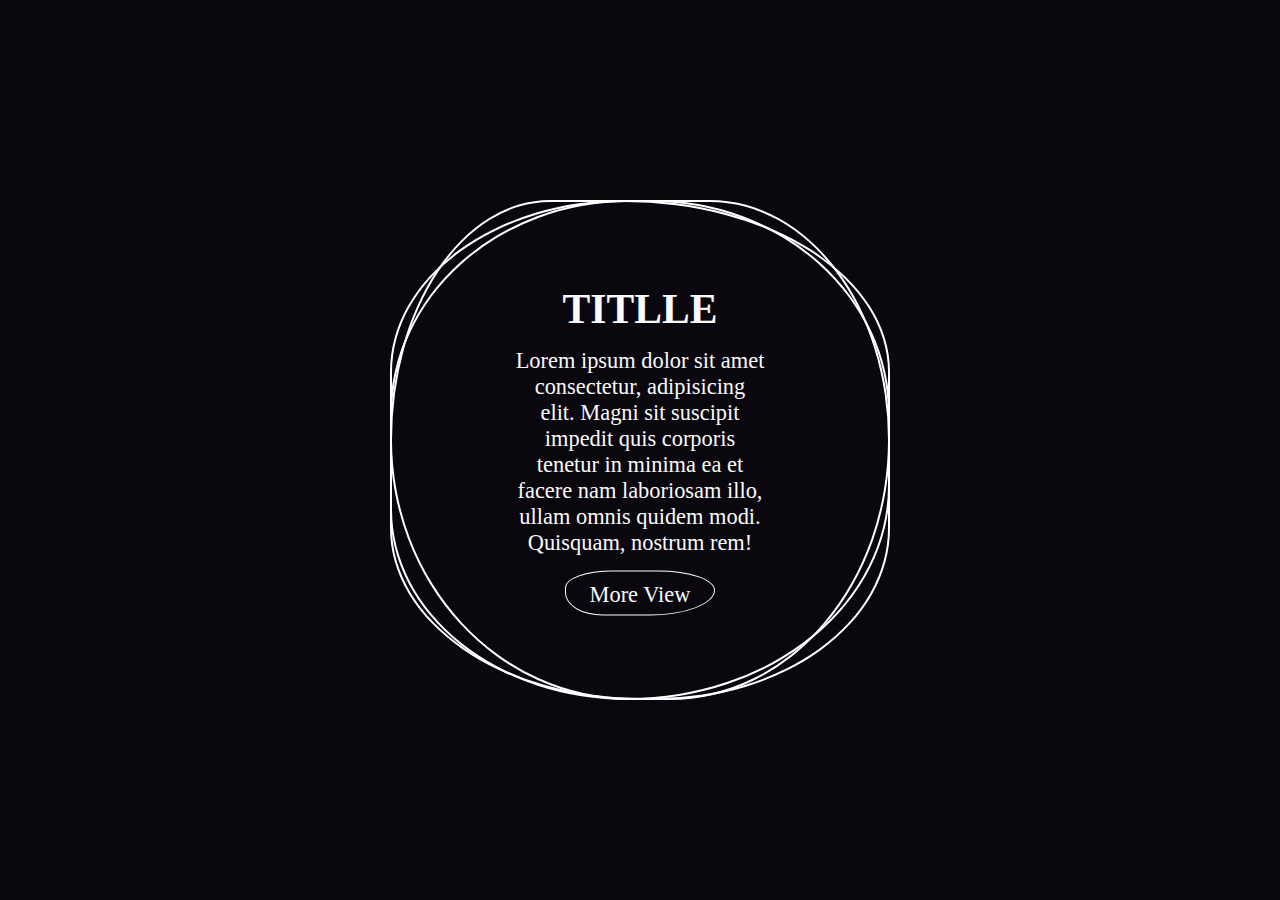
<file: index.html>
<!DOCTYPE html>
<html lang="ko">
  <head>
    <meta charset="UTF-8" />
    <meta
      name="viewport"
      content="width=device-width, initial-scale=1.0
    minimum-scale=1
    maximum-scale=1"
    />
    <title>보더 래디우스 애니메이션</title>
    <style>
      * {
        margin: 0;
        padding: 0;
        box-sizing: border-box;
      }
      a {
        text-decoration: none;
        color: inherit;
      }
      body {
        background: #0a070f;
        color: #fafafa;
      }
      .box {
        text-align: center;
        position: absolute;
        top: 50%;
        left: 50%;
        transform: translate(-50%, -50%);
        width: 350px;
        height: 350px;
      }
      .box span {
        position: absolute;
        border: 2px solid #fff;
        top: 0;
        left: 0;
        width: 100%;
        height: 100%;
        transition: 0.7s;
      }
      .box span:nth-of-type(1) {
        border-radius: 40% 45% 55% 60% / 60% 60% 65% 65%;
        animation: rotate 5s linear infinite;
      }
      .box span:nth-of-type(2) {
        border-radius: 50% 50% 55% 50% / 45% 45% 45% 40%;
        animation: reverse_rotate 7s ease-out infinite;
      }
      .box span:nth-of-type(3) {
        border-radius: 75% 85% 75% 80% / 55% 55% 55% 55%;
        animation: rotate 7s ease-in infinite;
      }

      .box:hover span {
        background: coral;
        border: none;
      }
      .box:hover span:nth-of-type(1) {
        opacity: 0.6;
      }
      .box:hover span:nth-of-type(2) {
        opacity: 0.5;
      }
      .box:hover span:nth-of-type(3) {
        opacity: 0.4;
      }
      .content {
        position: absolute;
        display: flex;
        flex-direction: column;
        gap: 15px;
        top: 50%;
        left: 50%;
        transform: translate(-50%, -50%);
        font-size: 1rem;
        h2 {
          font-size: 1.4rem;
        }
        a {
          display: block;
          border: 1px solid #fff;
          width: 70%;
          margin: auto;
          height: 45px;
          line-height: 45px;
          border-radius: 50% 60% 70% 40% / 60% 70% 90% 80%;
          &:hover {
            border: none;
            color: coral;
            background: #fafafa;
            font-weight: 700;
            transition: 0.4s ease;
          }
        }
      }
      @keyframes rotate {
        0% {
          transform: rotate(0);
        }
        100% {
          transform: rotate(360deg);
        }
      }
      @keyframes reverse_rotate {
        0% {
          transform: rotate(0);
        }
        100% {
          transform: rotate(-360deg);
        }
      }
      @media screen and (min-width: 680px) {
        .box {
          width: 500px;
          height: 500px;
        }
        .content {
          font-size: 1.4rem;
          h2 {
            font-size: 2.6rem;
          }
          a {
            width: 60%;
          }
        }
      }
    </style>
  </head>
  <body>
    <div class="box">
      <span></span><span></span><span></span>
      <div class="content">
        <h2>TITLLE</h2>
        <p>
          Lorem ipsum dolor sit amet consectetur, adipisicing elit. Magni sit
          suscipit impedit quis corporis tenetur in minima ea et facere nam
          laboriosam illo, ullam omnis quidem modi. Quisquam, nostrum rem!
        </p>
        <a href="#">More View</a>
      </div>
    </div>
  </body>
</html>
</file>
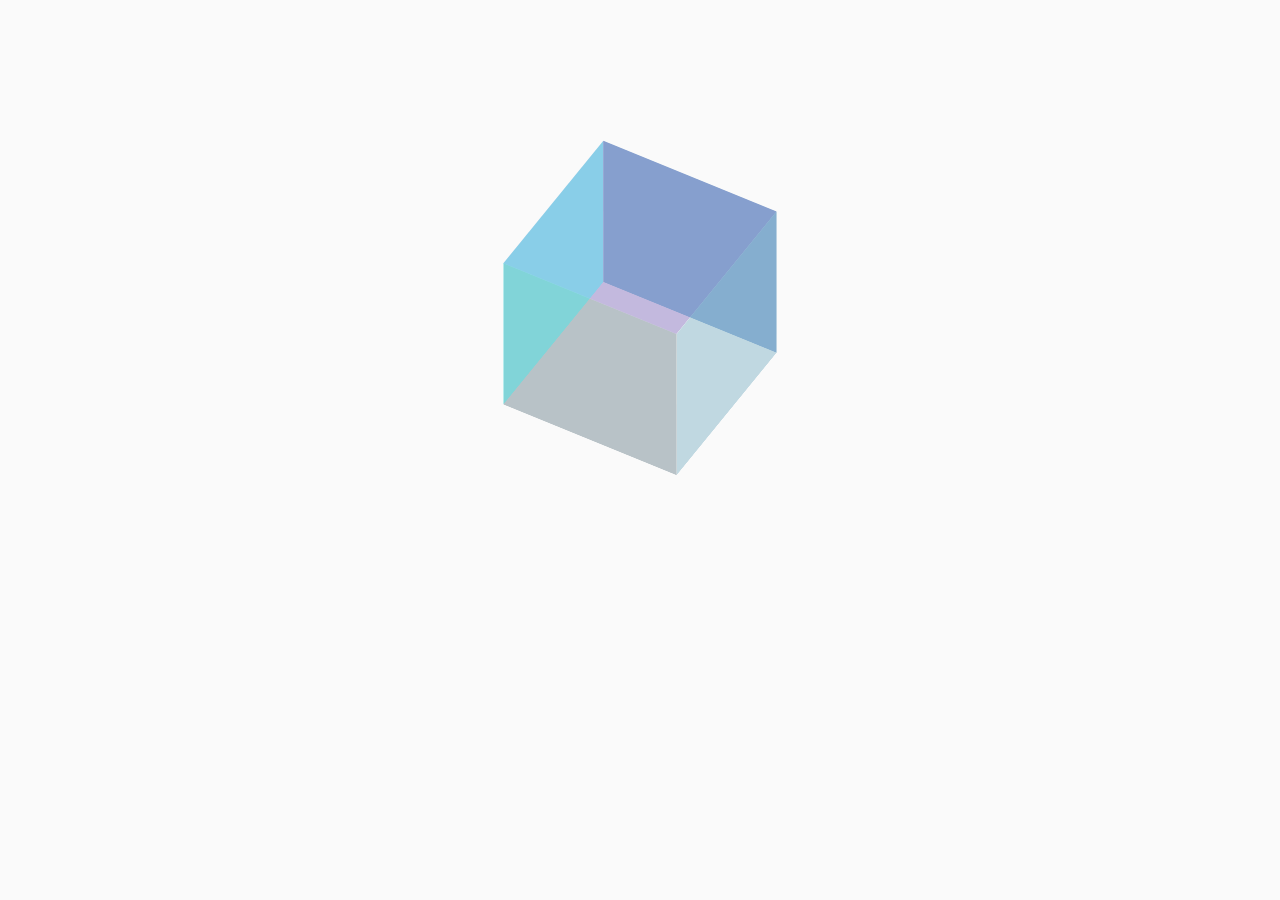
<file: code_2/index.html>
<!DOCTYPE html>
<html lang="ko">
  <head>
    <meta charset="UTF-8" />
    <meta name="viewport" content="width=device-width, initial-scale=1.0" />
    <title>3D 정육면체 이펙트</title>
    <style>
      body {
        display: flex;
        justify-content: center;
        align-items: center;
        background: #fafafa;
      }
      .container {
        width: 200px;
        height: 200px;
        margin: 200px auto;
        position: relative;
        transform-style: preserve-3d;
        transform: rotateX(45deg) rotateY(30deg);
        transition: transform 5s;
      }
      .container:hover {
        transform: rotateX(360deg) rotateY(360deg);
      }
      .box {
        width: 200px;
        height: 200px;
        opacity: 0.3;
        position: absolute;
        left: 0;
        top: 0;
      }
      .box1 {
        background: skyblue;
        transform: translate3d(0, 0, 100px);
      }
      .box2 {
        background: rgb(54, 135, 167);
        transform: rotateY(90deg) translate3d(0, 0, 100px);
      }
      .box3 {
        background: rgb(28, 63, 78);
        transform: rotateY(180deg) translate3d(0, 0, 100px);
      }
      .box4 {
        background: cyan;
        transform: rotateY(270deg) translate3d(0, 0, 100px);
      }
      .box5 {
        background: rgb(65, 31, 157);
        transform: rotateX(90deg) translate3d(0, 0, 100px);
      }
      .box6 {
        background: rgb(30, 78, 155);
        transform: rotateX(360deg) translate3d(0, 0, 100px);
      }
    </style>
  </head>
  <body>
    <div class="container">
      <div class="box box1"></div>
      <div class="box box2"></div>
      <div class="box box3"></div>
      <div class="box box4"></div>
      <div class="box box5"></div>
      <div class="box box6"></div>
    </div>
  </body>
</html>
</file>
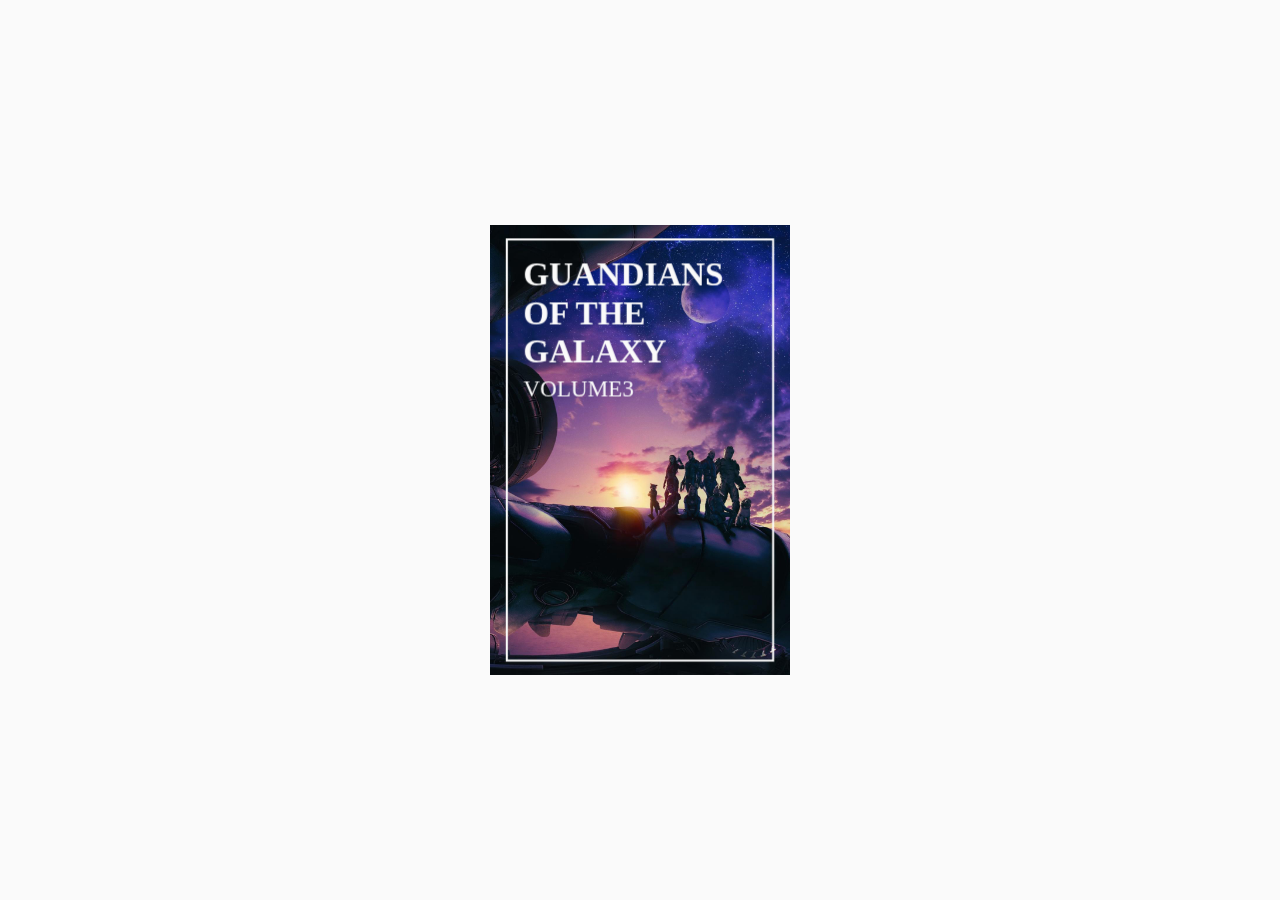
<file: code_3/index.html>
<!DOCTYPE html>
<html lang="ko">
  <head>
    <meta charset="UTF-8" />
    <meta name="viewport" content="width=device-width, initial-scale=1.0" />
    <title>3D 카드 호버 이펙트</title>
    <style>
      * {
        margin: 0;
        padding: 0;
        box-sizing: border-box;
      }
      body {
        background: #fafafa;
      }
      .container {
        position: absolute;
        top: 50%;
        left: 50%;
        transform: translate(-50%, -50%);
      }
      .card_wrapper {
        perspective: 800px;
        width: 300px;
        height: 450px;
        position: relative;
      }
      .card {
        transform-style: preserve-3d;
        position: absolute;
        width: 100%;
        height: 100%;
        transition: 2s;
      }
      .card > div {
        position: absolute;
        left: 0;
        top: 0;
        width: 100%;
        height: 100%;
        backface-visibility: hidden;
        transform-style: preserve-3d;
        padding: 20px;
      }
      .front {
        background: url(./images/front.jpg) no-repeat top;
        background-size: cover;
      }
      .back {
        background: url(./images/back.jpg) repeat;
        background-size: cover;
        transform: rotateY(180deg);
      }
      .card:hover {
        transform: rotateY(180deg);
      }
      .frame {
        width: 100%;
        height: 100%;
        border: 2px solid #fafafa;
        position: relative;
        transform: translateZ(25px);
        padding: 10px;
      }
      .frame > p {
        color: #fafafa;
        font-size: 1.4rem;
        margin: 5px;
      }
      .frame > a {
        text-decoration: none;
        color: #fafafa;
        display: block;
        margin: auto;
        text-align: center;
        width: 150px;
        border: 1px solid #fff;
        border-radius: 20px;
        padding: 10px;
        position: absolute;
        top: 70%;
        left: 50%;
        transform: translate(-50%, -50%);
        transition: 0.3s;
        &:hover {
          color: #0a0a0a;
          background: #fafafa;
          font-weight: 700;
        }
      }
      .frame .front_title {
        font-size: 2rem;
        font-weight: 700;
      }
      .frame .back_title {
        text-align: center;
        position: absolute;
        top: 50%;
        left: 50%;
        transform: translate(-50%, -50%);
        font-size: 1.6rem;
      }
    </style>
  </head>
  <body>
    <div class="container">
      <div class="card_wrapper">
        <div class="card">
          <div class="front">
            <div class="frame">
              <p class="front_title">GUANDIANS OF THE GALAXY</p>
              <p class="front_sub">VOLUME3</p>
            </div>
          </div>
          <div class="back">
            <div class="frame">
              <p class="back_title">5월 대개봉</p>
              <a href="#">예고편 보기</a>
            </div>
          </div>
        </div>
      </div>
    </div>
  </body>
</html>
</file>
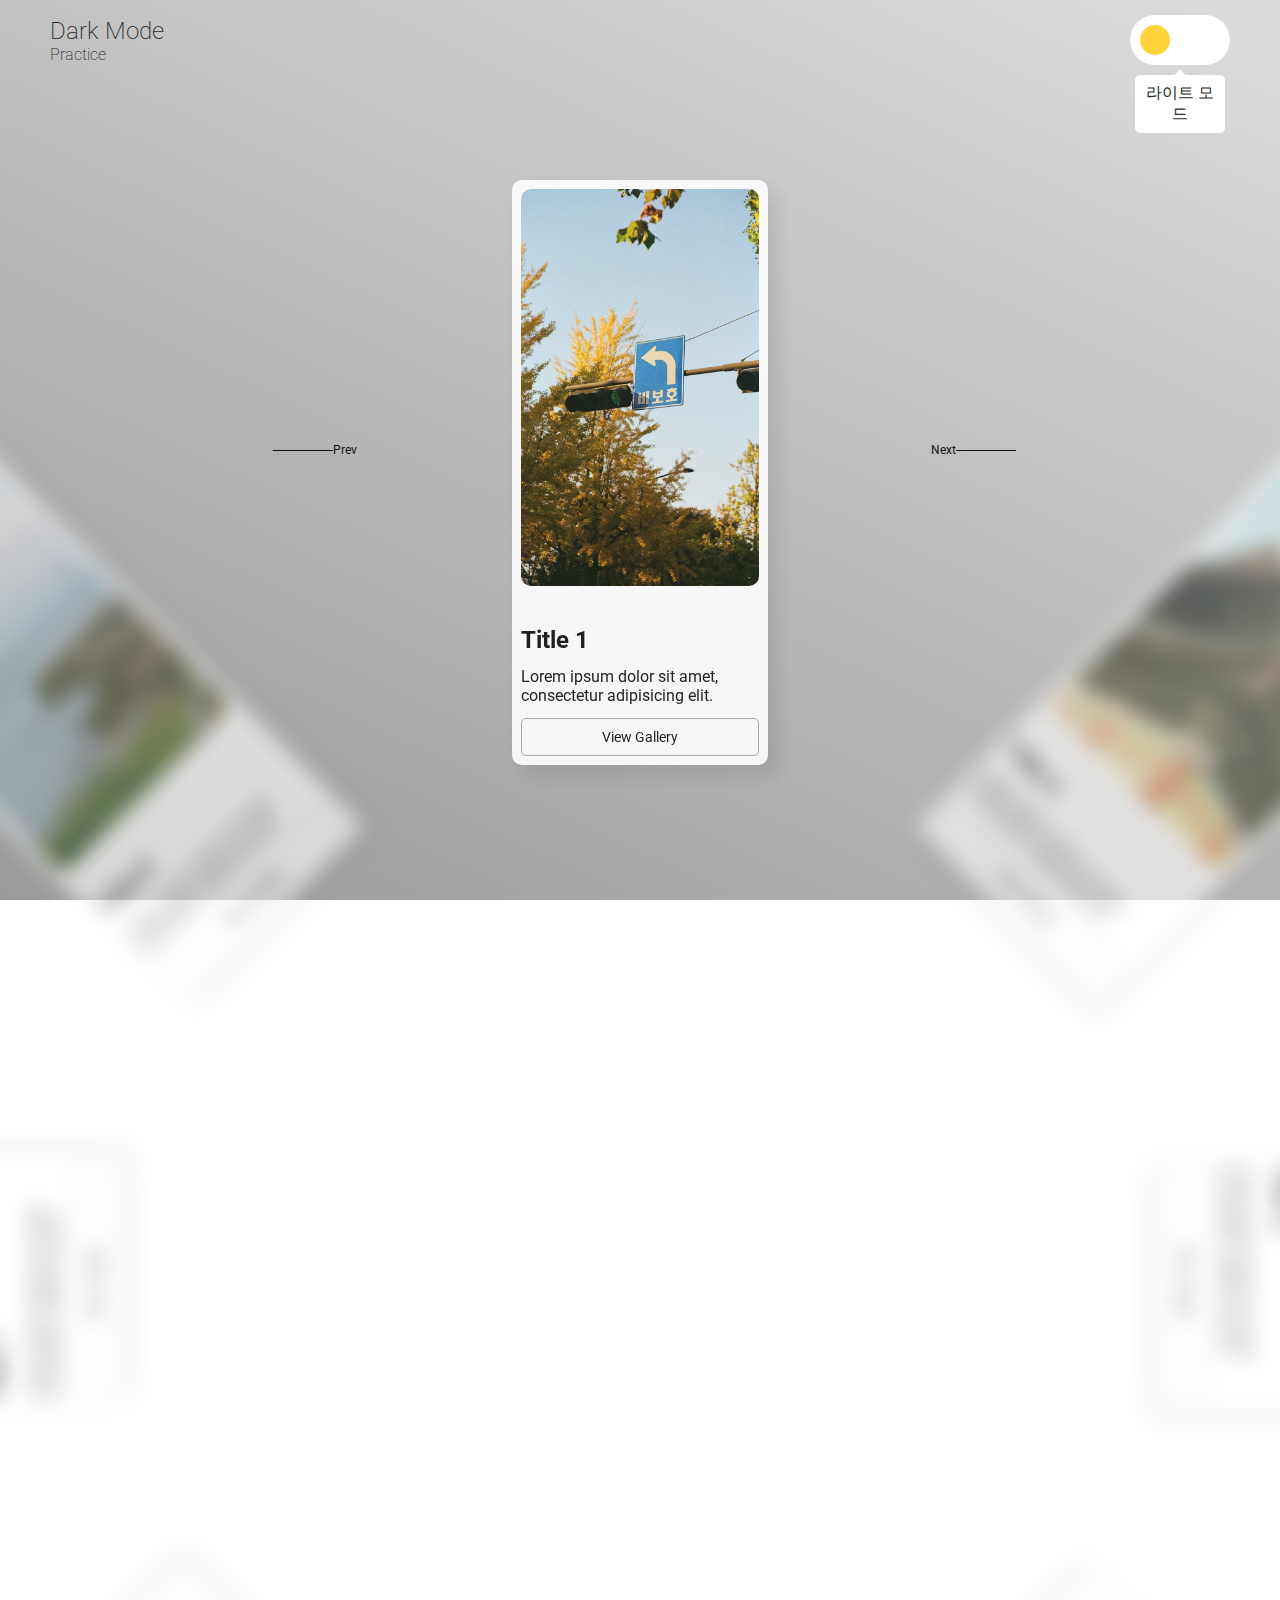
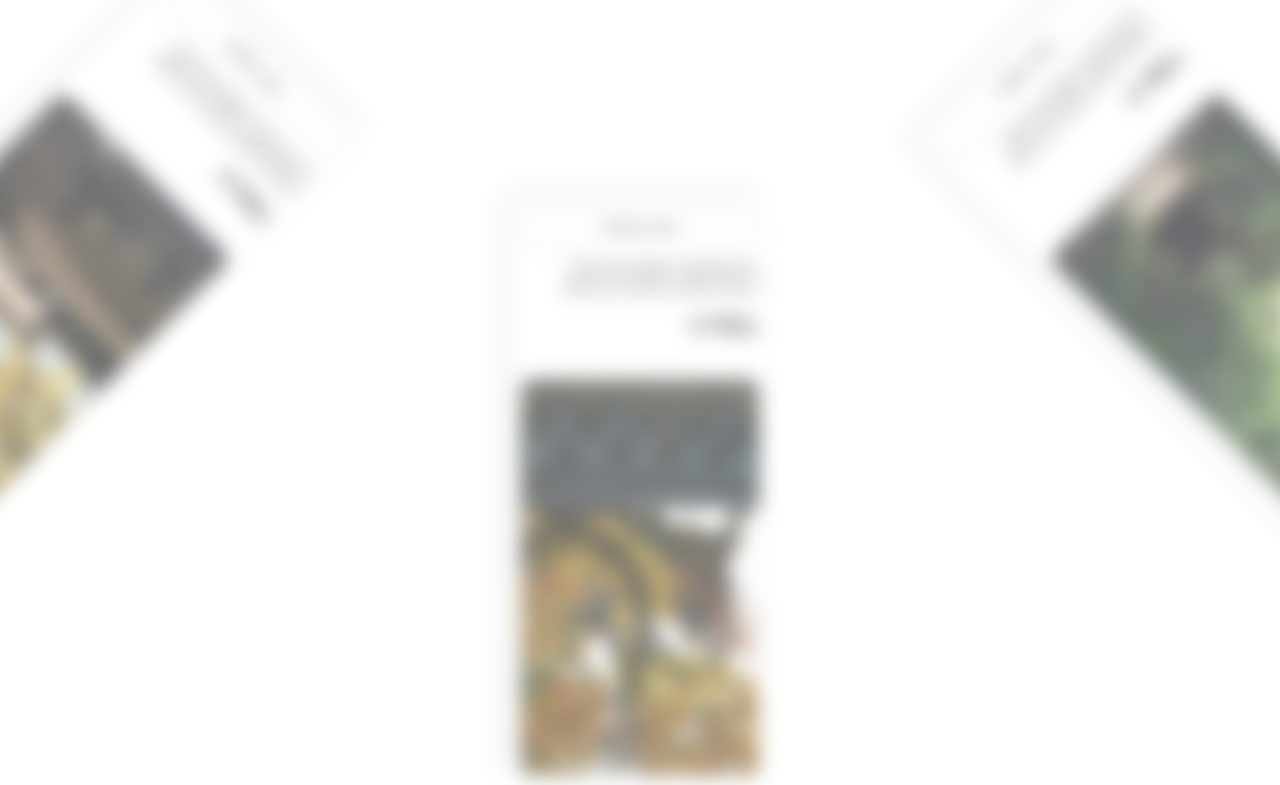
<file: code_7/index.html>
<!DOCTYPE html>
<html lang="ko">
  <head>
    <meta charset="UTF-8" />
    <meta
      name="viewport"
      content="width=device-width, initial-scale=1.0, minimum-scale=1, maximum-scale=1"
    />
    <title>다크모드</title>
    <link rel="stylesheet" href="./css/default.css" type="text/css" />
  </head>

  <body>
    <div id="gallery_wrap">
      <header>
        <h1 class="tit">
          <strong>Dark Mode</strong>
          <strong>Practice</strong>
        </h1>
        <div class="btn_darkmode">
          <strong class="blind">다크모드 버튼</strong>
          <label for="darkmode" class="toggle_switch">
            <input type="checkbox" name="darkmode" id="darkmode" />
            <span class="icon"></span>
          </label>
        </div>
      </header>
      <section>
        <article class="arc">
          <div class="in">
            <div class="pic">
              <img src="./images/member1.jpeg" alt="" class="thum" />
            </div>
            <div class="txt">
              <h2 class="sub_tit">Title 1</h2>
              <p>Lorem ipsum dolor sit amet, consectetur adipisicing elit.</p>
              <a href="#" class="btn_link">View Gallery</a>
            </div>
          </div>
        </article>
        <article class="arc">
          <div class="in">
            <div class="pic">
              <img src="./images/member2.jpeg" alt="" class="thum" />
            </div>
            <div class="txt">
              <h2 class="sub_tit">Title 2</h2>
              <p>Lorem ipsum dolor sit amet, consectetur adipisicing elit.</p>
              <a href="#" class="btn_link">View Gallery</a>
            </div>
          </div>
        </article>
        <article class="arc">
          <div class="in">
            <div class="pic">
              <img src="./images/member3.jpeg" alt="" class="thum" />
            </div>
            <div class="txt">
              <h2 class="sub_tit">Title 3</h2>
              <p>Lorem ipsum dolor sit amet, consectetur adipisicing elit.</p>
              <a href="#" class="btn_link">View Gallery</a>
            </div>
          </div>
        </article>
        <article class="arc">
          <div class="in">
            <div class="pic">
              <img src="./images/member4.jpeg" alt="" class="thum" />
            </div>
            <div class="txt">
              <h2 class="sub_tit">Title 4</h2>
              <p>Lorem ipsum dolor sit amet, consectetur adipisicing elit.</p>
              <a href="#" class="btn_link">View Gallery</a>
            </div>
          </div>
        </article>
        <article class="arc">
          <div class="in">
            <div class="pic">
              <img src="./images/member5.jpeg" alt="" class="thum" />
            </div>
            <div class="txt">
              <h2 class="sub_tit">Title 5</h2>
              <p>Lorem ipsum dolor sit amet, consectetur adipisicing elit.</p>
              <a href="#" class="btn_link">View Gallery</a>
            </div>
          </div>
        </article>
        <article class="arc">
          <div class="in">
            <div class="pic">
              <img src="./images/member6.jpeg" alt="" class="thum" />
            </div>
            <div class="txt">
              <h2 class="sub_tit">Title 6</h2>
              <p>Lorem ipsum dolor sit amet, consectetur adipisicing elit.</p>
              <a href="#" class="btn_link">View Gallery</a>
            </div>
          </div>
        </article>
        <article class="arc">
          <div class="in">
            <div class="pic">
              <img src="./images/member7.jpeg" alt="" class="thum" />
            </div>
            <div class="txt">
              <h2 class="sub_tit">Title 7</h2>
              <p>Lorem ipsum dolor sit amet, consectetur adipisicing elit.</p>
              <a href="#" class="btn_link">View Gallery</a>
            </div>
          </div>
        </article>
        <article class="arc">
          <div class="in">
            <div class="pic">
              <img src="./images/member8.jpeg" alt="" class="thum" />
            </div>
            <div class="txt">
              <h2 class="sub_tit">Title 8</h2>
              <p>Lorem ipsum dolor sit amet, consectetur adipisicing elit.</p>
              <a href="#" class="btn_link">View Gallery</a>
            </div>
          </div>
        </article>
      </section>
      <div class="btn btnPrev">
        <span>Prev</span>
      </div>
      <div class="btn btnNext">
        <span>Next</span>
      </div>
      <figure class="modal">
        <div class="gallery_big">
          <div class="big_tit">
            <h2 class="big_subtit">Title</h2>
            <span class="btn_close">CLOSE</span>
          </div>
          <div class="big_img">
            <img src="./images/member1.jpeg" alt="" />
          </div>
        </div>
      </figure>
    </div>

    <script src="./js/default.js"></script>
  </body>
</html>
</file>
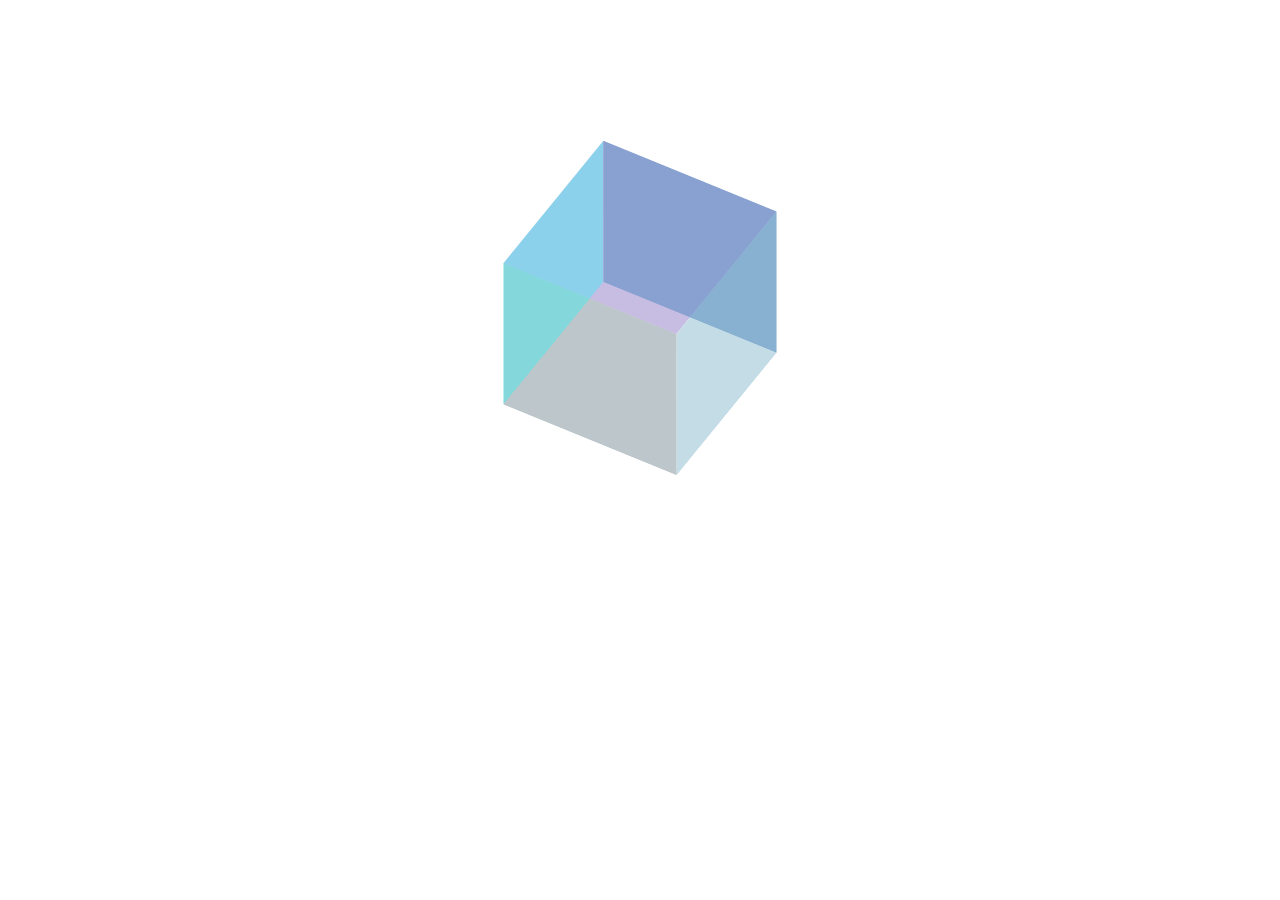
<file: index_2.html>
<!DOCTYPE html>
<html lang="ko">
  <head>
    <meta charset="UTF-8" />
    <meta name="viewport" content="width=device-width, initial-scale=1.0" />
    <title>3D 정육면체 이펙트</title>
    <style>
      body {
        display: flex;
        justify-content: center;
        align-items: center;
      }
      .container {
        width: 200px;
        height: 200px;
        margin: 200px auto;
        position: relative;
        transform-style: preserve-3d;
        transform: rotateX(45deg) rotateY(30deg);
        transition: transform 5s;
      }
      .container:hover {
        transform: rotateX(360deg) rotateY(360deg);
      }
      .box {
        width: 200px;
        height: 200px;
        opacity: 0.3;
        position: absolute;
        left: 0;
        top: 0;
      }
      .box1 {
        background: skyblue;
        transform: translate3d(0, 0, 100px);
      }
      .box2 {
        background: rgb(54, 135, 167);
        transform: rotateY(90deg) translate3d(0, 0, 100px);
      }
      .box3 {
        background: rgb(28, 63, 78);
        transform: rotateY(180deg) translate3d(0, 0, 100px);
      }
      .box4 {
        background: cyan;
        transform: rotateY(270deg) translate3d(0, 0, 100px);
      }
      .box5 {
        background: rgb(65, 31, 157);
        transform: rotateX(90deg) translate3d(0, 0, 100px);
      }
      .box6 {
        background: rgb(30, 78, 155);
        transform: rotateX(360deg) translate3d(0, 0, 100px);
      }
    </style>
  </head>
  <body>
    <div class="container">
      <div class="box box1"></div>
      <div class="box box2"></div>
      <div class="box box3"></div>
      <div class="box box4"></div>
      <div class="box box5"></div>
      <div class="box box6"></div>
    </div>
  </body>
</html>
</file>
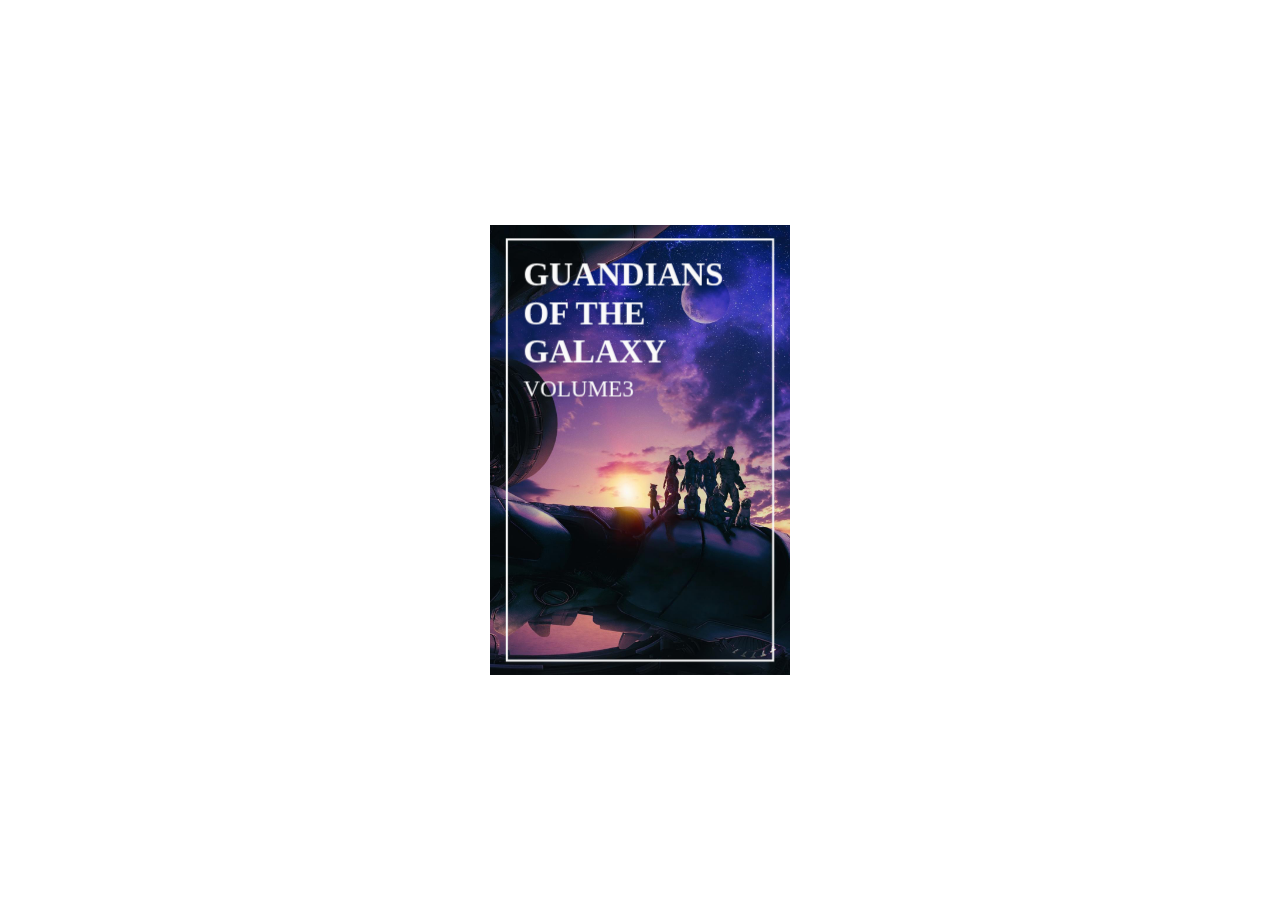
<file: index_3.html>
<!DOCTYPE html>
<html lang="ko">
  <head>
    <meta charset="UTF-8" />
    <meta name="viewport" content="width=device-width, initial-scale=1.0" />
    <title>3D 카드 호버 이펙트</title>
    <style>
      * {
        margin: 0;
        padding: 0;
        box-sizing: border-box;
      }
      .container {
        position: absolute;
        top: 50%;
        left: 50%;
        transform: translate(-50%, -50%);
      }
      .card_wrapper {
        perspective: 800px;
        width: 300px;
        height: 450px;
        position: relative;
      }
      .card {
        transform-style: preserve-3d;
        position: absolute;
        width: 100%;
        height: 100%;
        transition: 2s;
      }
      .card > div {
        position: absolute;
        left: 0;
        top: 0;
        width: 100%;
        height: 100%;
        backface-visibility: hidden;
        transform-style: preserve-3d;
        padding: 20px;
      }
      .front {
        background: url(./images/front.jpg) no-repeat top;
        background-size: cover;
      }
      .back {
        background: url(./images/back.jpg) repeat;
        background-size: cover;
        transform: rotateY(180deg);
      }
      .card:hover {
        transform: rotateY(180deg);
      }
      .frame {
        width: 100%;
        height: 100%;
        border: 2px solid #fafafa;
        position: relative;
        transform: translateZ(25px);
        padding: 10px;
      }
      .frame > p {
        color: #fafafa;
        font-size: 1.4rem;
        margin: 5px;
      }
      .frame > a {
        text-decoration: none;
        color: #fafafa;
        display: block;
        margin: auto;
        text-align: center;
        width: 150px;
        border: 1px solid #fff;
        border-radius: 20px;
        padding: 10px;
        position: absolute;
        top: 70%;
        left: 50%;
        transform: translate(-50%, -50%);
        transition: 0.3s;
        &:hover {
          color: #0a0a0a;
          background: #fafafa;
          font-weight: 700;
        }
      }
      .frame .front_title {
        font-size: 2rem;
        font-weight: 700;
      }
      .frame .back_title {
        text-align: center;
        position: absolute;
        top: 50%;
        left: 50%;
        transform: translate(-50%, -50%);
        font-size: 1.6rem;
      }
    </style>
  </head>
  <body>
    <div class="container">
      <div class="card_wrapper">
        <div class="card">
          <div class="front">
            <div class="frame">
              <p class="front_title">GUANDIANS OF THE GALAXY</p>
              <p class="front_sub">VOLUME3</p>
            </div>
          </div>
          <div class="back">
            <div class="frame">
              <p class="back_title">5월 대개봉</p>
              <a href="#">예고편 보기</a>
            </div>
          </div>
        </div>
      </div>
    </div>
  </body>
</html>
</file>
<file: code_7/css/default.css>
@charset "utf-8";
@import url("https://fonts.googleapis.com/css2?family=Roboto:ital,wght@0,100;0,300;0,400;0,500;0,700;0,900;1,100;1,300;1,400;1,500;1,700;1,900&display=swap");

* {
  margin: 0;
  padding: 0;
  box-sizing: border-box;
}
img {
  max-width: 100%;
}
a {
  text-decoration: none;
  color: inherit;
}
.blind {
  position: absolute;
  width: 1px;
  height: 1px;
  margin: -1px;
  overflow: hidden;
  clip: rect(0, 0, 0, 0);
}
html {
  font-size: 10px;
}
body {
  font-family: "Roboto", sans-serif;
  font-size: 1.6rem;
  overflow: hidden;
  ---text: #787878;
  ---bg1: #9a9a9a;
  ---bg2: #dfdfdf;
  ---text: #2a2a2a;
  ---whiBg: #fff;
  ---border: #aaa;
  ---subTit: #111;
}
body.darkmode {
  ---text: #fafafa;
  ---bg1: #2d2d2d;
  ---bg2: #898989;
  ---text: #f1f1f1;
  ---whiBg: #3f3f3f;
  ---border: #7a7a7a;
  ---subTit: #fff;
}
#gallery_wrap {
  width: 100vw;
  height: 100vh;
  min-width: 1400px;
  min-height: 700px;
  background: linear-gradient(25deg, var(---bg1), var(---bg2));
}
header {
  width: 100vw;
  height: 80px;
  display: flex;
  justify-content: space-between;
  align-items: center;
  padding: 20px 50px;
  .tit {
    font-size: 2.4rem;
    color: var(---text);
    > strong {
      font-weight: 200;
      display: block;
    }
    > strong:nth-of-type(2) {
      font-size: 1.6rem;
    }
  }
  .btn_darkmode {
    position: relative;
    width: 100px;
    height: 50px;
    .toggle_switch {
      position: absolute;
      width: 100%;
      height: 100%;
      background: var(---whiBg);
      border-radius: 25px;
      cursor: pointer;
      transition: 0.3s;
    }
    .toggle_switch::before {
      content: "라이트 모드";
      width: 80px;
      height: auto;
      padding: 8px 5px;
      border-radius: 5px;
      text-align: center;
      background: var(---whiBg);
      color: var(---text);
      position: absolute;
      top: 60px;
      left: 50%;
      transform: translateX(-50%);
      z-index: 100;
    }
    .toggle_switch::after {
      content: "";
      position: absolute;
      top: 56px;
      left: 50%;
      background: var(---whiBg);
      transform: translateX(-50%) rotate(45deg);
      width: 8px;
      height: 8px;
      z-index: 101;
    }
    #darkmode {
      position: absolute;
      opacity: 0;
      pointer-events: none;
    }
    .toggle_switch:has(#darkmode:checked) {
      background: #282828;
    }
    .icon {
      content: "";
      position: absolute;
      top: 10px;
      left: 10px;
      width: 30px;
      height: 30px;
      border-radius: 50%;
      background-color: #ffd43b;
      box-shadow: none;
      transition: 0.4s ease;
    }
    #darkmode:checked + .icon {
      transform: translateX(50px);
      background: #282828;
      box-shadow: inset 12px -4px 0px 0px #dfeafb;
    }
    .toggle_switch:has(#darkmode:checked)::before {
      content: "다크 모드";
    }
  }
}
section {
  width: 50vw;
  height: 65vh;
  position: absolute;
  top: 150%;
  left: 25%;
  transition: 1s;
  margin-top: -40vh;
  transform: translate(0, 0);
  .arc {
    width: 100%;
    height: 65vh;
    position: absolute;
    left: 0;
    top: 0;
    background: var(---whiBg);
    border-radius: 10px;
    box-shadow: 10px 10px 20px rgba(0, 0, 0, 0.1);
    transition: 1s;
    opacity: 0.6;
    transform: scale(0.7);
    filter: blur(10px);
    .in {
      width: 100%;
      height: 100%;
      padding: 1vh;
      display: flex;
      flex-wrap: wrap;
      justify-content: center;
      align-content: space-between;
      .pic {
        width: 100%;
        height: 60%;
        border-radius: 10px;
        overflow: hidden;
        img {
          display: block;
          width: 100%;
          height: 100%;
          object-fit: cover;
        }
      }
      .txt {
        color: var(---subTit);
      }
      .sub_tit {
        color: var(---subTit);
        margin-bottom: 1vw;
      }
      .btn_link {
        font-size: 1.4rem;
        border: 1px solid var(---border);
        display: block;
        padding: 10px;
        text-align: center;
        margin-top: 1vw;
        border-radius: 5px;
        &:hover {
          background-color: var(---border);
          border: 1px solid var(---border);
          color: #fafafa;
        }
      }
    }
  }
}
/* 화살표 */
.btn {
  width: 30px;
  height: 30px;
  position: absolute;
  top: 50%;
  left: 50%;
  font-size: 1.2rem;
  cursor: pointer;
  display: flex;
  align-items: center;
  color: var(---subTit);
}
.btnPrev {
  transform: translate(-38vw, -50%);
}
.btnNext {
  transform: translate(30vw, -50%);
}
.btnPrev::before,
.btnPrev::after,
.btnNext::before,
.btnNext::after {
  content: "";
  display: block;
  width: 100%;
  height: 1px;
  background: var(---subTit);
  position: absolute;
  transition: 0.6s;
  top: 50%;
}
.btnPrev::before,
.btnPrev::after {
  left: 0;
  transform-origin: left center;
}
.btnPrev::before {
  transform: rotate(180deg);
}
.btnPrev::after {
  transform: rotate(-180deg);
}
.btnPrev:hover::before {
  transform: rotate(45deg);
}
.btnPrev:hover::after {
  transform: rotate(-45deg);
}
.btnPrev span {
  transition: 0.5s;
}
.btnPrev:hover span {
  transform: translateX(10px);
}

.btnNext::before,
.btnNext::after {
  right: 0;
  transform-origin: right center;
}
.btnNext::before {
  transform: rotate(180deg);
}
.btnNext::after {
  transform: rotate(-180deg);
}
.btnNext:hover::before {
  transform: rotate(45deg);
}
.btnNext:hover::after {
  transform: rotate(-45deg);
}
.btnNext span {
  transition: 0.5s;
  margin-left: auto;
}
.btnNext:hover span {
  transform: translateX(-10px);
}

.modal {
  opacity: 0;
  pointer-events: none;
  transition: 0.2s ease-in;
  position: fixed;
  left: 0;
  top: 0;
  width: 100%;
  height: 100%;
  background: var(---whiBg);
  z-index: 200;
  .gallery_big {
    width: 90vw;
    padding-top: 10vh;
    padding-bottom: 10vh;
    display: flex;
    margin: auto;
    .big_tit {
      width: 25%;
      padding: 2vw;
      .big_subtit {
        color: var(---subTit);
        font-size: 3rem;
        font-weight: 100;
      }
      .btn_close {
        display: inline-block;
        border-bottom: 1px solid var(---text);
        margin-top: 7vw;
        font-size: 1.4rem;
        color: var(---text);
      }
    }
    .big_img {
      width: 70%;
      max-width: 500px;
    }
  }
}

/* js */
.arc.on {
  opacity: 0.9;
  transform: scale(1);
  filter: blur(0);
}

@media screen and (min-width: 1080px) {
  section {
    width: 20vw;
    left: 50%;
    height: 65vh;
    margin-left: -10vw;
    .arc {
      .in {
        .pic {
          height: 70%;
        }
      }
    }
  }
  .btn {
    width: 60px;
    height: 60px;
    position: absolute;
    top: 50%;
    left: 50%;
    font-size: 1.2rem;
    cursor: pointer;
    display: flex;
    align-items: center;
    color: var(---subTit);
  }
  .btnPrev {
    transform: translate(-24vw, -50%);
  }
  .btnNext {
    transform: translate(20vw, -50%);
  }
  .modal {
    .gallery_big {
      .big_tit {
        width: 35%;
        padding: 4vw;
        .big_subtit {
          font-size: 5rem;
        }
        .btn_close {
          font-size: 1.8rem;
        }
      }
    }
  }
}
</file>
